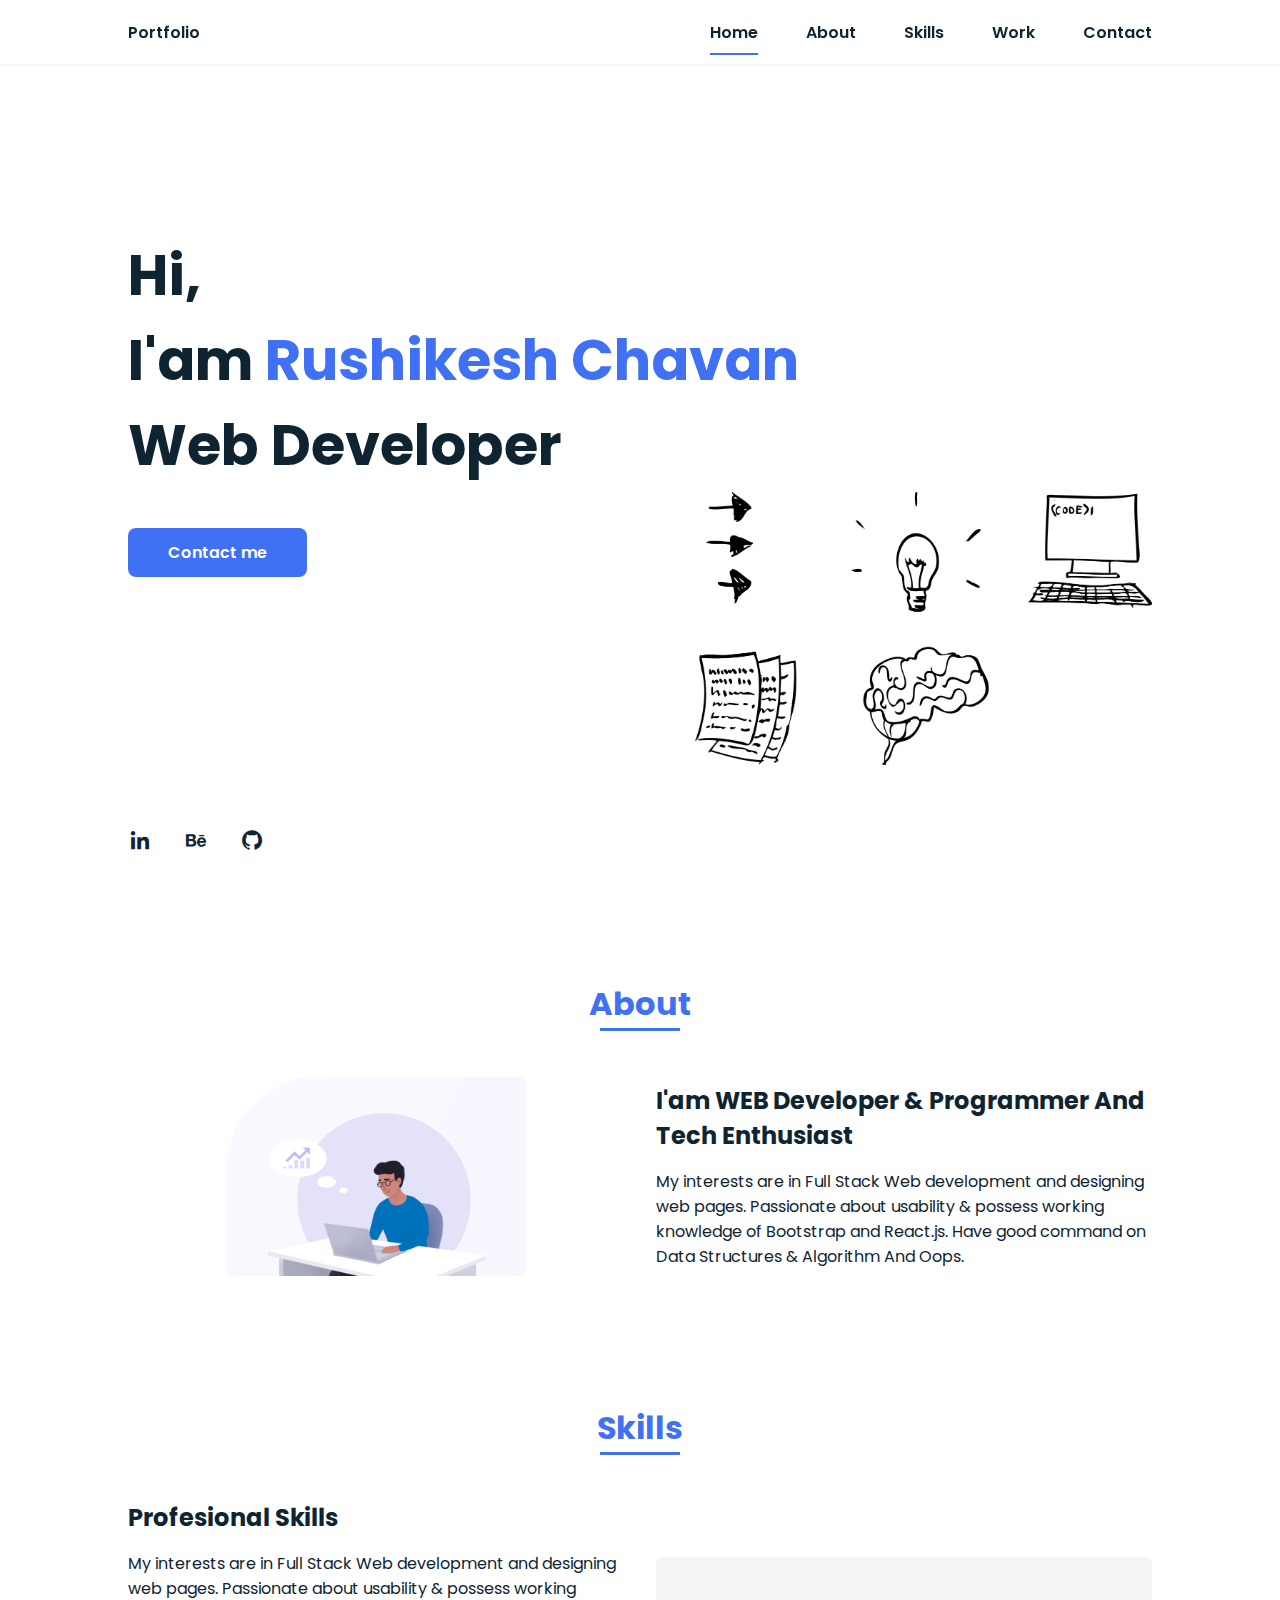
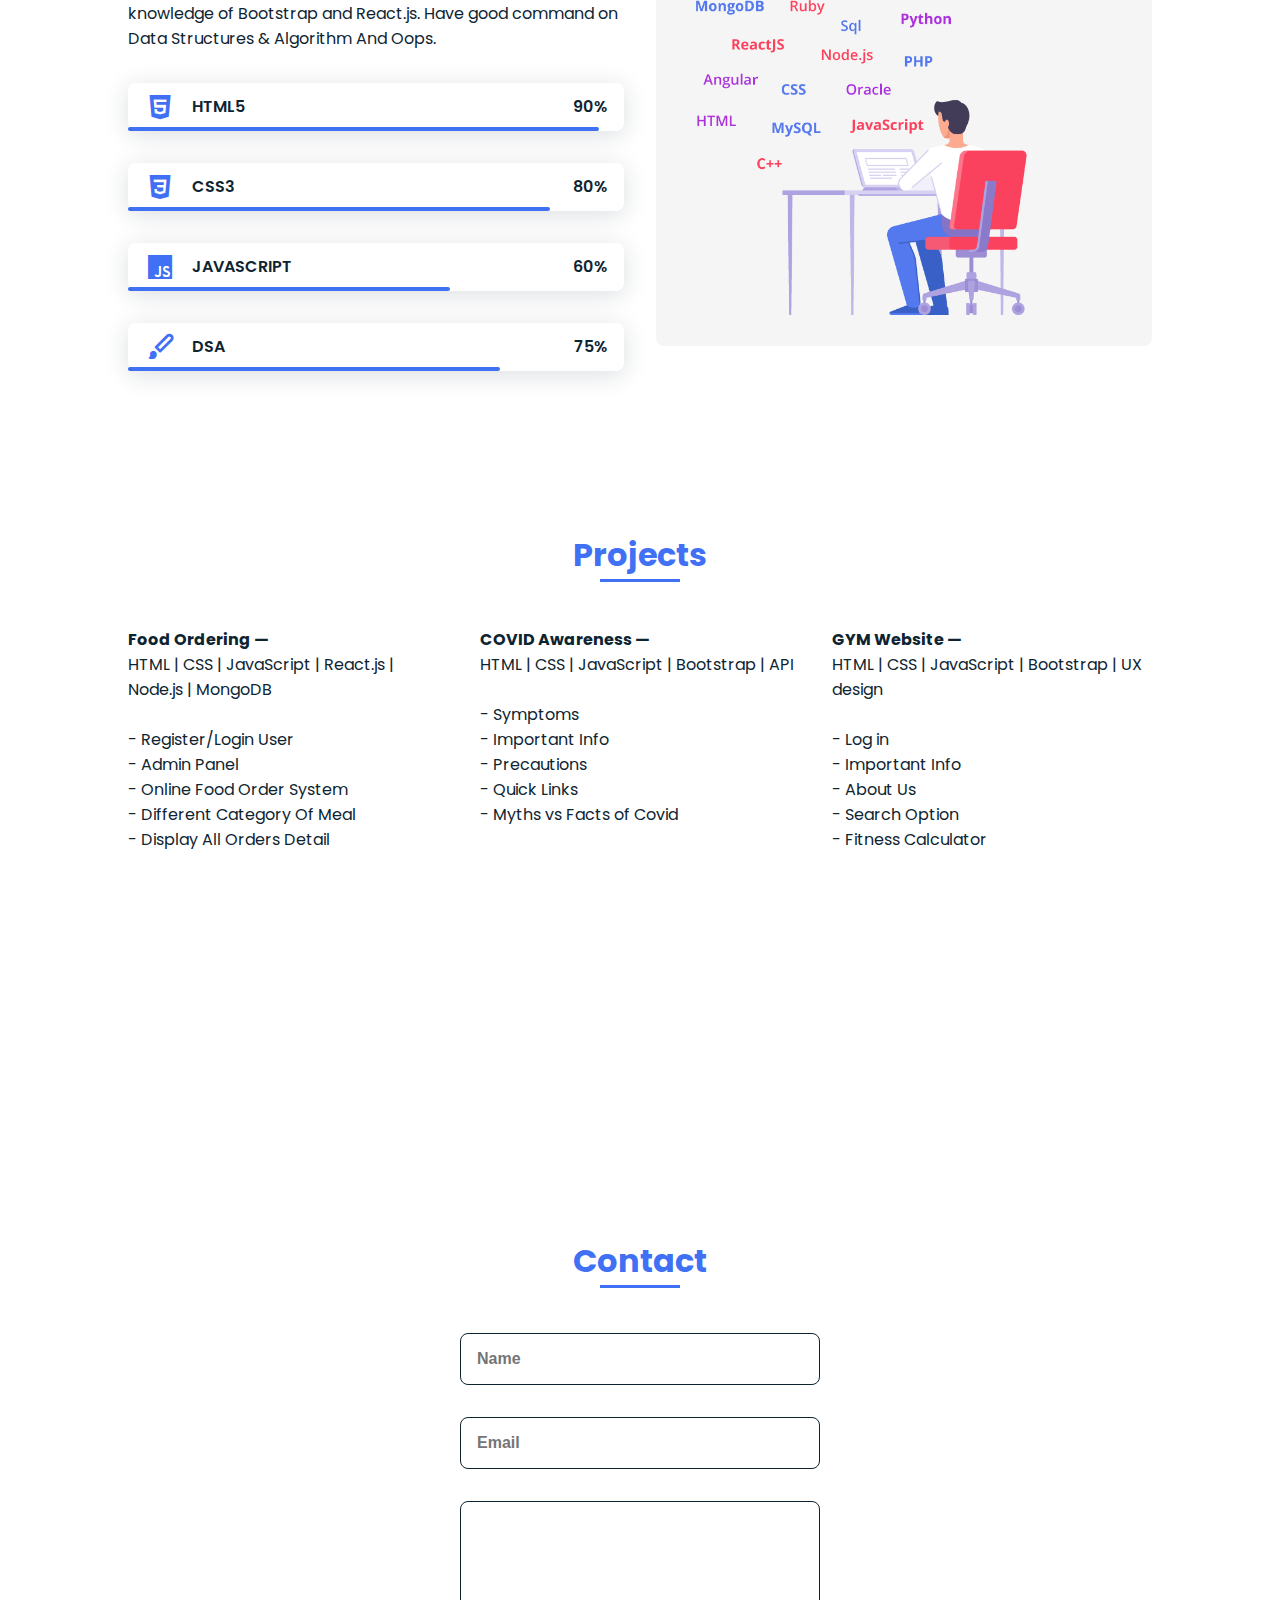
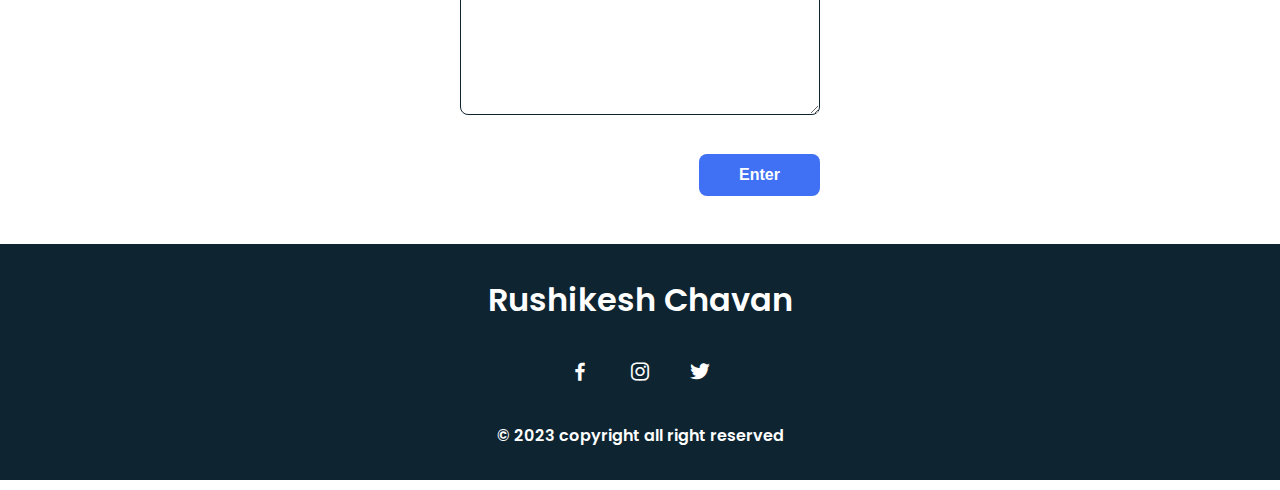
<file: Portfolio/index.html>
<!DOCTYPE html>
<html lang="en">
    <head>
        <meta charset="UTF-8">
        <meta name="viewport" content="width=device-width, initial-scale=1.0">
        <link rel="stylesheet" href="styles.css">
        <link href='https://cdn.jsdelivr.net/npm/boxicons@2.0.5/css/boxicons.min.css' rel='stylesheet'>

        <title>Portfolio</title>
    </head>
    <body>

         <!-- HEADER -->
         <header class="l-header">
            <nav class="nav bd-grid">
                <div>
                    <a href="#" class="nav__logo">Portfolio</a>
                </div>

                <div class="nav__menu" id="nav-menu">
                    <ul class="nav__list">
                        <li class="nav__item"><a href="#home" class="nav__link active">Home</a></li>
                        <li class="nav__item"><a href="#about" class="nav__link">About</a></li>
                        <li class="nav__item"><a href="#skills" class="nav__link">Skills</a></li>
                        <li class="nav__item"><a href="#work" class="nav__link">Work</a></li>
                        <li class="nav__item"><a href="#contact" class="nav__link">Contact</a></li>
                    </ul>
                </div>

                <div class="nav__toggle" id="nav-toggle">
                    <i class='bx bx-menu'></i>
                </div>
            </nav>
        </header>

        <main class="l-main">
            <!--===== HOME =====-->
            <section class="home bd-grid" id="home">
                <div class="home__data">
                    <h1 class="home__title">Hi,<br>I'am <span class="home__title-color">Rushikesh Chavan</span><br> Web Developer</h1>

                    <a href="#" class="button">Contact me</a>
                </div>

                <div class="home__social">
                    <a href="" class="home__social-icon"><i class='bx bxl-linkedin'></i></a>
                    <a href="" class="home__social-icon"><i class='bx bxl-behance' ></i></a>
                    <a href="" class="home__social-icon"><i class='bx bxl-github' ></i></a>
                </div>

                <div class="home__img">    
                    <img src="img/pic2.png" alt="">
                </div>
            </section>

            <!--===== ABOUT =====-->
            <section class="about section " id="about">
                <h2 class="section-title">About</h2>

                <div class="about__container bd-grid">
                    <div class="about__img">
                        <img src="img/pic3.png" alt="">
                    </div>
                    
                    <div>
                        <h2 class="about__subtitle">I'am WEB Developer & Programmer And Tech Enthusiast
                        </h2>
                        <p class="about__text">My interests are in Full Stack Web development and designing web pages. Passionate about usability & possess working knowledge of Bootstrap and React.js. Have good command on Data Structures & Algorithm And Oops.
                        </p>           
                    </div>                                   
                </div>
            </section>

            <!--===== SKILLS =====-->
            <section class="skills section" id="skills">
                <h2 class="section-title">Skills</h2>

                <div class="skills__container bd-grid">          
                    <div>
                        <h2 class="skills__subtitle">Profesional Skills</h2>
                        <p class="skills__text">My interests are in Full Stack Web development and designing web pages. Passionate about usability & possess working knowledge of Bootstrap and React.js. Have good command on Data Structures & Algorithm And Oops.
                        </p>
                        <div class="skills__data">
                            <div class="skills__names">
                                <i class='bx bxl-html5 skills__icon'></i>
                                <span class="skills__name">HTML5</span>
                            </div>
                            <div class="skills__bar skills__html">

                            </div>
                            <div>
                                <span class="skills__percentage">90%</span>
                            </div>
                        </div>
                        <div class="skills__data">
                            <div class="skills__names">
                                <i class='bx bxl-css3 skills__icon'></i>
                                <span class="skills__name">CSS3</span>
                            </div>
                            <div class="skills__bar skills__css">
                                
                            </div>
                            <div>
                                <span class="skills__percentage">80%</span>
                            </div>
                        </div>
                        <div class="skills__data">
                            <div class="skills__names">
                                <i class='bx bxl-javascript skills__icon' ></i>
                                <span class="skills__name">JAVASCRIPT</span>
                            </div>
                            <div class="skills__bar skills__js">
                                
                            </div>
                            <div>
                                <span class="skills__percentage">60%</span>
                            </div>
                        </div>
                        <div class="skills__data">
                            <div class="skills__names">
                                <i class='bx bxs-paint skills__icon'></i>
                                <span class="skills__name">DSA</span>
                            </div>
                            <div class="skills__bar skills__ux">
                                
                            </div>
                            <div>
                                <span class="skills__percentage">75%</span>
                            </div>
                        </div>
                    </div>
                    
                    <div>              
                        <img src="img/pic4.png" alt="" class="skills__img">
                    </div>
                </div>
            </section>

            <!--===== WORK =====-->
            <section class="work section" id="work">
                <h2 class="section-title">Projects</h2>

                <div class="work__container bd-grid">
                    <div>
                        <p><b>Food Ordering — </b><br>

                            HTML | CSS | JavaScript | React.js | Node.js | MongoDB<br><br>
                            -  Register/Login User<br>
                            -  Admin Panel<br>
                            -  Online Food Order System<br>
                            -  Different Category Of Meal<br>
                            -  Display All Orders Detail<br>
                            
                        </p>
                    </div>
                    
                    <div >
                        <p><b>COVID Awareness — </b><br>


                            HTML | CSS | JavaScript | Bootstrap |
                             API <br><br>
                            -  Symptoms<br>
                            -   Important Info<br>
                            -  Precautions<br>
                            -  Quick Links<br>
                            -  Myths vs Facts of Covid

                            </p>
                    </div>
                    <div>
                        <p><b>GYM Website — </b><br>


                            HTML | CSS | JavaScript | Bootstrap | UX design 
                        <br><br>
                            -  Log in<br>
                            -   Important Info<br>
                            -  About Us<br>
                            -  Search Option<br>
                            -  Fitness Calculator<br>
                            </p>
                    </div>
                    
                </div>
            </section>

            <!--===== CONTACT =====-->
            <section class="contact section" id="contact">
                <h2 class="section-title">Contact</h2>

                <div class="contact__container bd-grid">
                    <form action="" class="contact__form">
                        <input type="text" placeholder="Name" class="contact__input">
                        <input type="mail" placeholder="Email" class="contact__input">
                        <textarea name="" id="" cols="0" rows="10" class="contact__input"></textarea>
                        <input type="button" value="Enter" class="contact__button button">
                    </form>
                </div>
            </section>
        </main>

        <!--===== FOOTER =====-->
        <footer class="footer">
            <p class="footer__title">Rushikesh Chavan</p>
            <div class="footer__social">
                <a href="#" class="footer__icon"><i class='bx bxl-facebook' ></i></a>
                <a href="#" class="footer__icon"><i class='bx bxl-instagram' ></i></a>
                <a href="#" class="footer__icon"><i class='bx bxl-twitter' ></i></a>
            </div>
            <p>&#169; 2023 copyright all right reserved</p>
        </footer>
    </body>
</html>
</file>
<file: Portfolio/styles.css>
@import url("https://fonts.googleapis.com/css2?family=Poppins:wght@400;600;700&amp;display=swap");
/*===== VARIABLES CSS =====*/
:root{
  --header-height: 3rem;
  --font-semi: 600;
}

/*===== Colores =====*/
:root{
  --first-color: #4070F4;
  --second-color: #0E2431;
}

/*===== Fuente y tipografia =====*/
:root{
  --body-font: 'Poppins', sans-serif;
  --big-font-size: 2rem;
  --h2-font-size: 1.25rem;
  --normal-font-size: 0.938rem;
}
@media screen and (min-width: 768px){
  :root{
    --big-font-size: 3.5rem;
    --h2-font-size: 2rem;
    --normal-font-size: 1rem;
  }
}

/*===== Margenes =====*/
:root{
  --mb-1: 0.5rem;
  --mb-2: 1rem;
  --mb-3: 1.5rem;
  --mb-4: 2rem;
  --mb-5: 2.5rem;
  --mb-6: 3rem;
}

/*===== z index =====*/
:root{
  --z-back: -10;
  --z-normal: 1;
  --z-tooltip: 10;
  --z-fixed: 100;
}

/*===== BASE =====*/
*,::before,::after{
  box-sizing: border-box;
}
html{
  scroll-behavior: smooth;
}
body{
  margin: var(--header-height) 0 0 0;
  font-family: var(--body-font);
  font-size: var(--normal-font-size);
  color: var(--second-color);
}
h1,h2,p{
  margin: 0;
}
ul{
  margin: 0;
  padding: 0;
  list-style: none;
}
a{
  text-decoration: none;
}
img{
  max-width: 100%;
  height: auto;
  display: block;
}

/*===== CLASS CSS ===== */
.section-title{
  position: relative;
  font-size: var(--h2-font-size);
  color: var(--first-color);
  margin-top: var(--mb-2);
  margin-bottom: var(--mb-4);
  text-align: center;
}
.section-title::after{
  position: absolute;
  content: "";
  width: 64px;
  height: 0.18rem;
  left: 0;
  right: 0;
  margin: auto;
  top: 2rem;
  background-color: var(--first-color);
}
.section{
  padding-top: 3rem;
  padding-bottom: 2rem;
}

/*===== LAYOUT =====*/
.bd-grid{
  max-width: 1024px;
  display: grid;
  grid-template-columns: 100%;
  grid-column-gap: 2rem;
  width: calc(100% - 2rem);
  margin-left: var(--mb-2);
  margin-right: var(--mb-2);
}
.l-header{
  width: 100%;
  position: fixed;
  top: 0;
  left: 0;
  z-index: var(--z-fixed);
  background-color: #fff;
  box-shadow: 0 1px 4px rgba(146,161,176,.15);
}

/*===== NAV =====*/
.nav{
  height: var(--header-height);
  display: flex;
  justify-content: space-between;
  align-items: center;
  font-weight: var(--font-semi);
}
@media screen and (max-width: 768px){
  .nav__menu{
    position: fixed;
    top: var(--header-height);
    right: -100%;
    width: 80%;
    height: 100%;
    padding: 2rem;
    background-color: var(--second-color);
    transition: .5s;
  }
}
.nav__item{
  margin-bottom: var(--mb-4);
}
.nav__link{
  position: relative;
  color: #fff;
}
.nav__link:hover{
  position: relative;
}
.nav__link:hover::after{
  position: absolute;
  content: "";
  width: 100%;
  height: 0.18rem;
  left: 0;
  top: 2rem;
  background-color: var(--first-color);
}
.nav__logo{
  color: var(--second-color);
}
.nav__toggle{
  color: var(--second-color);
  font-size: 1.5rem;
  cursor: pointer;
}

/*Active menu*/
.active::after{
  position: absolute;
  content: "";
  width: 100%;
  height: 0.18rem;
  left: 0;
  top: 2rem;
  background-color: var(--first-color);
}

/*=== Show menu ===*/
.show{
  right: 0;
}

/*===== HOME =====*/
.home{
  height: calc(100vh - 3rem);
  row-gap: 1rem;
}
.home__data{
  align-self: center;
}
.home__title{
  font-size: var(--big-font-size);
  margin-bottom: var(--mb-5);
}
.home__title-color{
  color: var(--first-color);
}
.home__social{
  display: flex;
  flex-direction: column;
}
.home__social-icon{
  width: max-content;
  margin-bottom: var(--mb-2);
  font-size: 1.5rem;
  color: var(--second-color);
}
.home__social-icon:hover{
  color: var(--first-color);
}
.home__img{
  position: absolute;
  right: 0;
  bottom: 0;
  width: 295px;
}

/*BUTTONS*/
.button{
  display: inline-block;
  background-color: var(--first-color);
  color: #fff;
  padding: .75rem 2.5rem;
  font-weight: var(--font-semi);
  border-radius: .5rem;
}
.button:hover{
  box-shadow: 0 10px 36px rgba(0,0,0,.15);
}

/* ===== ABOUT =====*/
.about__container{
  row-gap: 2rem;
  text-align: center;
}
.about__subtitle{
  margin-bottom: var(--mb-2);
}
.about__img{
  justify-self: center;
}
.about__img img{
  width: 200px;
  border-radius: .5rem;
}

/* ===== SKILLS =====*/
.skills__container{
  row-gap: 2rem;
  text-align: center;
}
.skills__subtitle{
  margin-bottom: var(--mb-2);
}
.skills__text{
  margin-bottom: var(--mb-4);
}
.skills__data{
  display: flex;
  justify-content: space-between;
  align-items: center;
  position: relative;
  font-weight: var(--font-semi);
  padding: .5rem 1rem;
  margin-bottom: var(--mb-4);
  border-radius: .5rem;
  box-shadow: 0 4px 25px rgba(14,36,49,.15);
}
.skills__icon{
  font-size: 2rem;
  margin-right: var(--mb-2);
  color: var(--first-color);
}
.skills__names{
  display: flex;
  align-items: center;
}
.skills__bar{
  position: absolute;
  left: 0;
  bottom: 0;
  background-color: var(--first-color);
  height: .25rem;
  border-radius: .5rem;
  z-index: var(--z-back);
}
.skills__html{
  width: 95%;
}
.skills__css{
  width: 85%;
}
.skills__js{
  width: 65%;
}
.skills__ux{
  width: 75%;
}
.skills__img{
  border-radius: .5rem;
}

/* ===== WORK =====*/
.work__container{
  row-gap: 2rem;
}
.work__img{
  box-shadow: 0 4px 25px rgba(14,36,49,.15);
  border-radius: .5rem;
  overflow: hidden;
}
.work__img img{
  transition: 1s;
  cursor: pointer;
}
.work__img img:hover{
  transform: scale(1.1);
}

/* ===== CONTACT =====*/
.contact__input{
  width: 100%;
  font-size: var(--normal-font-size);
  font-weight: var(--font-semi);
  padding: 1rem;
  border-radius: .5rem;
  border: 1.5px solid var(--second-color);
  outline: none;
  margin-bottom: var(--mb-4);
}
.contact__button{
  display: block;
  border: none;
  outline: none;
  font-size: var(--normal-font-size);
  cursor: pointer;
  margin-left: auto;
  margin-top: 0px;
}

/* ===== FOOTER =====*/
.footer{
  background-color: var(--second-color);
  color: #fff;
  text-align: center;
  font-weight: var(--font-semi);
  padding: 2rem 0;
}
.footer__title{
  font-size: 2rem;
  margin-bottom: var(--mb-4);
}
.footer__social{
  margin-bottom: var(--mb-4);
}
.footer__icon{
  font-size: 1.5rem;
  color: #fff;
  margin: 0 var(--mb-2)
}

/* ===== MEDIA QUERIES=====*/
@media screen and (min-width: 768px){
  body{
    margin: 0;
  }
  .section{
    padding-top: 4rem;
    padding-bottom: 3rem;
  }
  .section-title{
    margin-bottom: var(--mb-6);
  }
  .section-title::after{
    width: 80px;
    top: 3rem;
  }

  .nav{
    height: calc(var(--header-height) + 1rem);
  }
  .nav__list{
    display: flex;
    padding-top: 0;
  }
  .nav__item{
    margin-left: var(--mb-6);
    margin-bottom: 0;
  }
  .nav__toggle{
    display: none;
  }
  .nav__link{
    color: var(--second-color);
  }

  .home{
    height: 100vh;
  }
  .home__data{
    align-self: flex-end;
  }
  .home__social{
    padding-top: 0;
    padding-bottom: 2.5rem;
    flex-direction: row;
    align-self: flex-end;
  }
  .home__social-icon{
    margin-bottom: 0;
    margin-right: var(--mb-4);
  }
  .home__img{
    width: 457px;
    bottom: 15%;
  }

  .about__container, .skills__container{
    grid-template-columns: repeat(2,1fr);
    align-items: center;
    text-align: initial;
  }
  .about__img img{
    width: 300px;
  }
  .work__container{
    grid-template-columns: repeat(3, 1fr);
    grid-template-rows: repeat(2,1fr);
    column-gap: 2rem;
  }
  .contact__form{
    width: 360px;
  }
  .contact__container{
    justify-items: center;
  }
}

@media screen and (min-width: 1024px) {
  .bd-grid {
    margin-left: auto;
    margin-right: auto;
  }
  .home__img {
    right: 10%;
  }
}
</file>
